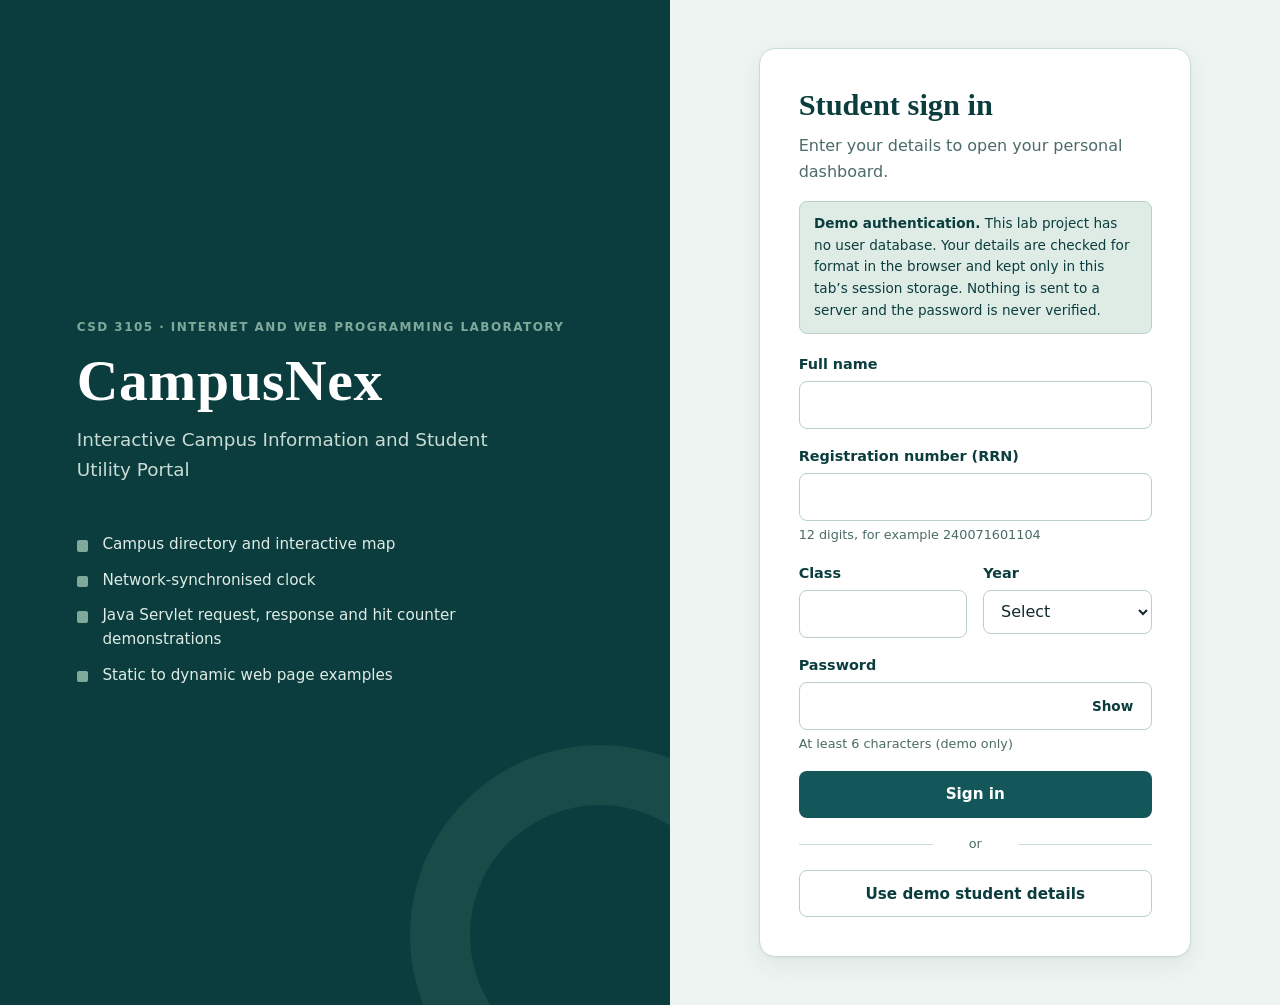
<file: index.html>
<!DOCTYPE html>
<html lang="en">
<head>
  <meta charset="utf-8">
  <meta name="viewport" content="width=device-width, initial-scale=1">
  <title>Sign in | CampusNex</title>
  <meta name="description" content="CampusNex is an interactive campus information and student utility portal built for the CSD 3105 Internet and Web Programming Laboratory.">
  <link rel="icon" href="assets/favicon.svg" type="image/svg+xml">
  <link rel="stylesheet" href="style.css">
</head>
<body data-page="login">
  <a class="skip-link" href="#login-form">Skip to sign in</a>
  <div class="login-shell">
    <section class="login-brand" aria-labelledby="brand-title">
      <p class="eyebrow">CSD 3105 &middot; Internet and Web Programming Laboratory</p>
      <h1 id="brand-title">CampusNex</h1>
      <p class="tagline">Interactive Campus Information and Student Utility Portal</p>
      <ul class="brand-list">
        <li>Campus directory and interactive map</li>
        <li>Network-synchronised clock</li>
        <li>Java Servlet request, response and hit counter demonstrations</li>
        <li>Static to dynamic web page examples</li>
      </ul>
    </section>

    <div class="login-panel">
      <main class="login-card">
        <h2 id="login-title">Student sign in</h2>
        <p class="muted">Enter your details to open your personal dashboard.</p>

        <div class="notice" role="note">
          <strong>Demo authentication.</strong> This lab project has no user database. Your details are
          checked for format in the browser and kept only in this tab&rsquo;s session storage. Nothing is sent to a server
          and the password is never verified.
        </div>

        <div id="resumeBanner" class="notice" hidden>
          You are already signed in as <strong id="resumeName"></strong>.
          <a href="dashboard.html">Continue to dashboard</a>
        </div>

        <div id="formError" class="notice error form-error" role="alert"></div>

        <form id="login-form" novalidate aria-labelledby="login-title">
          <div class="field">
            <label for="studentName">Full name</label>
            <input id="studentName" name="studentName" type="text" autocomplete="name" maxlength="60" required aria-describedby="studentName-error">
            <p class="field-error" id="studentName-error"></p>
          </div>
          <div class="field">
            <label for="rrn">Registration number (RRN)</label>
            <input id="rrn" name="rrn" type="text" inputmode="numeric" maxlength="12" autocomplete="off" required aria-describedby="rrn-hint rrn-error">
            <p class="field-hint" id="rrn-hint">12 digits, for example 240071601104</p>
            <p class="field-error" id="rrn-error"></p>
          </div>
          <div class="field-row">
            <div class="field">
              <label for="className">Class</label>
              <input id="className" name="className" type="text" maxlength="20" required aria-describedby="className-error">
              <p class="field-error" id="className-error"></p>
            </div>
            <div class="field">
              <label for="year">Year</label>
              <select id="year" name="year" required aria-describedby="year-error">
                <option value="">Select</option>
                <option>1st Year</option>
                <option>2nd Year</option>
                <option>3rd Year</option>
                <option>4th Year</option>
              </select>
              <p class="field-error" id="year-error"></p>
            </div>
          </div>
          <div class="field">
            <label for="password">Password</label>
            <div class="input-group">
              <input id="password" name="password" type="password" autocomplete="current-password" minlength="6" required aria-describedby="password-hint password-error">
              <button type="button" class="btn btn-ghost btn-sm" id="togglePassword" aria-controls="password" aria-pressed="false">Show</button>
            </div>
            <p class="field-hint" id="password-hint">At least 6 characters (demo only)</p>
            <p class="field-error" id="password-error"></p>
          </div>
          <button type="submit" class="btn btn-block">Sign in</button>
          <p class="divider">or</p>
          <button type="button" class="btn btn-secondary btn-block" id="fillDemo">Use demo student details</button>
        </form>
      </main>
    </div>
  </div>
  <script src="config.js"></script>
  <script src="script.js"></script>
</body>
</html>
</file>
<file: style.css>
/* CampusNex - shared stylesheet (laboratory experiment 2: external CSS)
   Palette: deep teal, white, muted green. No external fonts or libraries. */

:root {
  --teal-900: #0b3d3e;
  --teal-700: #14575a;
  --teal-500: #2b7a78;
  --green-500: #7fa99b;
  --green-300: #b8d0c5;
  --green-100: #dfece5;
  --mist: #eef4f1;
  --white: #ffffff;
  --ink: #12292b;
  --ink-soft: #4b6b66;
  --line: #c9dcd3;
  --danger: #a33b3b;
  --danger-bg: #f8e9e9;
  --ok: #1f6b4f;
  --warn: #8a6a1c;
  --radius: 12px;
  --shadow: 0 1px 2px rgba(11, 61, 62, .06), 0 8px 24px rgba(11, 61, 62, .07);
  --font: "Segoe UI", system-ui, -apple-system, "Helvetica Neue", Arial, sans-serif;
  --font-head: Georgia, "Times New Roman", serif;
  --mono: ui-monospace, "Cascadia Mono", Consolas, Menlo, monospace;
  --ease: cubic-bezier(.2, .7, .2, 1);
}

*, *::before, *::after { box-sizing: border-box; }
html { scroll-behavior: smooth; scroll-padding-top: 5.5rem; }
body {
  margin: 0;
  font-family: var(--font);
  font-size: 1rem;
  line-height: 1.6;
  color: var(--ink);
  background: var(--mist);
  -webkit-font-smoothing: antialiased;
}
h1, h2, h3, h4 { font-family: var(--font-head); color: var(--teal-900); line-height: 1.2; margin: 0 0 .6rem; font-weight: 600; }
h1 { font-size: clamp(1.9rem, 4vw, 2.6rem); }
h2 { font-size: clamp(1.5rem, 3vw, 1.9rem); }
h3 { font-size: 1.2rem; }
h4 { font-size: 1.05rem; }
p { margin: 0 0 1rem; }
a { color: var(--teal-700); text-underline-offset: 3px; }
a:hover { color: var(--teal-900); }
code, pre, kbd { font-family: var(--mono); font-size: .88em; }
code { background: var(--green-100); padding: .08em .38em; border-radius: 4px; }
img { max-width: 100%; display: block; }
:focus-visible { outline: 3px solid var(--teal-500); outline-offset: 2px; border-radius: 4px; }
.sr-only { position: absolute; width: 1px; height: 1px; margin: -1px; overflow: hidden; clip: rect(0 0 0 0); white-space: nowrap; }
.skip-link { position: absolute; left: -999px; top: .5rem; background: var(--teal-900); color: #fff; padding: .5rem 1rem; border-radius: 6px; z-index: 100; }
.skip-link:focus { left: .5rem; }
.eyebrow { text-transform: uppercase; letter-spacing: .12em; font-size: .75rem; font-weight: 600; color: var(--green-500); margin-bottom: .6rem; }
.fine { font-size: .85rem; color: var(--ink-soft); }
.muted { color: var(--ink-soft); }

/* ---------- Buttons ---------- */
.btn {
  display: inline-flex; align-items: center; justify-content: center; gap: .5rem;
  font: inherit; font-weight: 600; font-size: .95rem;
  padding: .65rem 1.2rem; border-radius: 8px; border: 1px solid transparent;
  background: var(--teal-700); color: #fff; cursor: pointer; text-decoration: none;
  transition: background .2s var(--ease), transform .2s var(--ease), box-shadow .2s var(--ease), border-color .2s var(--ease);
}
.btn:hover { background: var(--teal-900); color: #fff; transform: translateY(-1px); box-shadow: 0 6px 14px rgba(11, 61, 62, .18); }
.btn:active { transform: translateY(0); box-shadow: none; }
.btn[disabled] { opacity: .55; cursor: not-allowed; transform: none; box-shadow: none; }
.btn-secondary { background: var(--white); color: var(--teal-900); border-color: var(--green-300); }
.btn-secondary:hover { background: var(--green-100); color: var(--teal-900); border-color: var(--green-500); }
.btn-ghost { background: transparent; color: var(--teal-900); border-color: transparent; }
.btn-ghost:hover { background: var(--green-100); color: var(--teal-900); box-shadow: none; }
.btn-sm { padding: .4rem .8rem; font-size: .85rem; }
.btn-row { display: flex; flex-wrap: wrap; gap: .6rem; margin-top: .8rem; }

/* ---------- Forms ---------- */
.field { margin-bottom: 1rem; }
.field label { display: block; font-weight: 600; font-size: .9rem; margin-bottom: .3rem; color: var(--teal-900); }
.field input, .field select, .field textarea {
  width: 100%; font: inherit; color: var(--ink); background: var(--white);
  padding: .65rem .8rem; border: 1px solid var(--green-300); border-radius: 8px;
  transition: border-color .2s var(--ease), box-shadow .2s var(--ease);
}
.field textarea { resize: vertical; min-height: 4.5rem; }
.field input:hover, .field select:hover, .field textarea:hover { border-color: var(--green-500); }
.field input:focus, .field select:focus, .field textarea:focus { outline: none; border-color: var(--teal-500); box-shadow: 0 0 0 3px rgba(43, 122, 120, .2); }
.field input[aria-invalid="true"], .field select[aria-invalid="true"] { border-color: var(--danger); background: #fffafa; }
.field-error { color: var(--danger); font-size: .82rem; margin: .3rem 0 0; min-height: 0; }
.field-error:empty { display: none; }
.field-hint { font-size: .8rem; color: var(--ink-soft); margin: .25rem 0 0; }
.field-row { display: grid; grid-template-columns: 1fr 1fr; gap: 1rem; }
.input-group { position: relative; }
.input-group .btn { position: absolute; right: .3rem; top: 50%; transform: translateY(-50%); }
.input-group .btn:hover { transform: translateY(-50%); }
.input-group input { padding-right: 4.5rem; }

/* ---------- Login page ---------- */
.login-shell { min-height: 100vh; display: grid; grid-template-columns: 1.1fr 1fr; }
.login-brand {
  background: var(--teal-900); color: #dfece5; padding: clamp(2rem, 6vw, 5rem);
  display: flex; flex-direction: column; justify-content: center; position: relative; overflow: hidden;
}
.login-brand::after {
  content: ""; position: absolute; right: -120px; bottom: -120px; width: 380px; height: 380px; border-radius: 50%;
  border: 60px solid rgba(127, 169, 155, .12);
}
.login-brand h1 { color: #fff; font-size: clamp(2.4rem, 5vw, 3.6rem); letter-spacing: .01em; }
.login-brand .tagline { font-size: 1.15rem; max-width: 28rem; color: #c9dcd3; }
.brand-list { list-style: none; padding: 0; margin: 2rem 0 0; display: grid; gap: .7rem; max-width: 28rem; position: relative; z-index: 1; }
.brand-list li { padding-left: 1.6rem; position: relative; color: #dfece5; font-size: .95rem; }
.brand-list li::before { content: ""; position: absolute; left: 0; top: .55em; width: .7rem; height: .7rem; border-radius: 2px; background: var(--green-500); }
.login-panel { display: grid; place-items: center; padding: clamp(1.5rem, 5vw, 3rem); }
.login-card {
  width: 100%; max-width: 27rem; background: var(--white); border: 1px solid var(--line);
  border-radius: 16px; padding: clamp(1.5rem, 4vw, 2.4rem); box-shadow: var(--shadow);
  animation: rise .6s var(--ease) both;
}
.notice {
  background: var(--green-100); border: 1px solid var(--green-300); border-radius: 8px;
  padding: .7rem .9rem; font-size: .85rem; color: var(--teal-900); margin-bottom: 1.2rem;
}
.notice strong { font-weight: 700; }
.notice.error { background: var(--danger-bg); border-color: #e3bcbc; color: var(--danger); }
.form-error { margin-bottom: 1rem; }
.form-error:empty { display: none; }
.divider { text-align: center; color: var(--ink-soft); font-size: .8rem; margin: 1rem 0; position: relative; }
.divider::before, .divider::after { content: ""; position: absolute; top: 50%; width: 38%; height: 1px; background: var(--line); }
.divider::before { left: 0; } .divider::after { right: 0; }
.btn-block { width: 100%; }

/* ---------- Portal header ---------- */
.site-header { position: sticky; top: 0; z-index: 50; background: rgba(255, 255, 255, .94); backdrop-filter: blur(8px); border-bottom: 1px solid var(--line); }
.header-inner { max-width: 1180px; margin: 0 auto; padding: .7rem 1.25rem; display: flex; align-items: center; gap: 1rem; }
.brand { display: flex; align-items: center; gap: .6rem; font-family: var(--font-head); font-weight: 700; color: var(--teal-900); font-size: 1.25rem; text-decoration: none; }
.brand-mark { width: 2rem; height: 2rem; border-radius: 8px; background: var(--teal-900); color: var(--green-300); display: grid; place-items: center; font-size: 1rem; font-family: var(--font); font-weight: 700; }
.main-nav { margin-left: auto; }
.main-nav ul { list-style: none; display: flex; gap: .2rem; margin: 0; padding: 0; }
.main-nav a { display: block; padding: .45rem .8rem; border-radius: 8px; text-decoration: none; font-size: .92rem; font-weight: 500; color: var(--ink-soft); transition: background .2s var(--ease), color .2s var(--ease); }
.main-nav a:hover { background: var(--green-100); color: var(--teal-900); }
.main-nav a.is-active { background: var(--teal-900); color: #fff; }
.header-actions { display: flex; align-items: center; gap: .6rem; }
.status-chip { display: inline-flex; align-items: center; gap: .4rem; font-size: .78rem; font-weight: 600; padding: .25rem .65rem; border-radius: 999px; background: var(--green-100); color: var(--teal-900); border: 1px solid var(--green-300); white-space: nowrap; }
.status-chip::before { content: ""; width: .5rem; height: .5rem; border-radius: 50%; background: var(--green-500); }
.status-chip[data-state="ok"]::before { background: #2f9e6f; }
.status-chip[data-state="off"] { background: #f3ede0; border-color: #e0d3b2; color: var(--warn); }
.status-chip[data-state="off"]::before { background: #c79b2c; }
.nav-toggle { display: none; }

/* ---------- Layout ---------- */
main { display: block; }
.section { max-width: 1180px; margin: 0 auto; padding: clamp(2.2rem, 5vw, 4rem) 1.25rem 0; }
.section:last-of-type { padding-bottom: 4rem; }
.section-head { margin-bottom: 1.6rem; max-width: 46rem; }
.section-head p { color: var(--ink-soft); font-size: 1.02rem; }
.grid { display: grid; gap: 1.2rem; }
.grid-3 { grid-template-columns: repeat(3, 1fr); }
.grid-2 { grid-template-columns: repeat(2, 1fr); }
.card { background: var(--white); border: 1px solid var(--line); border-radius: var(--radius); padding: 1.4rem; box-shadow: var(--shadow); transition: transform .25s var(--ease), box-shadow .25s var(--ease); }
.card.hoverable:hover { transform: translateY(-3px); box-shadow: 0 2px 4px rgba(11, 61, 62, .08), 0 14px 30px rgba(11, 61, 62, .12); }
.card h3 { font-size: 1.05rem; }
.card-label { font-family: var(--font); line-height: 1.3; font-size: .75rem; text-transform: uppercase; letter-spacing: .1em; color: var(--ink-soft); font-weight: 600; margin-bottom: .5rem; }
.card-dark { background: var(--teal-900); border-color: var(--teal-900); color: #dfece5; }
.card-dark h3, .card-dark .card-label { color: #b8d0c5; }
.card-dark .big-value { color: #fff; }
.big-value { font-family: var(--font-head); font-size: 2.2rem; line-height: 1.1; color: var(--teal-900); font-variant-numeric: tabular-nums; }
.stat-line { font-size: .85rem; color: var(--ink-soft); margin-top: .5rem; }
.card-dark .stat-line { color: #b8d0c5; }
.profile { display: flex; gap: 1rem; align-items: center; margin-bottom: 1rem; }
.avatar { width: 3.4rem; height: 3.4rem; border-radius: 50%; background: var(--teal-900); color: var(--green-300); font-family: var(--font-head); font-size: 1.3rem; display: grid; place-items: center; flex: none; }
.profile h3 { font-size: 1.35rem; margin: 0; }
.kv { display: grid; grid-template-columns: auto 1fr; gap: .35rem 1rem; margin: 0; font-size: .92rem; }
.kv dt { color: var(--ink-soft); }
.kv dd { margin: 0; font-weight: 600; word-break: break-word; }
.quick-links { list-style: none; padding: 0; margin: 0; display: grid; gap: .5rem; }
.quick-links a { display: flex; justify-content: space-between; padding: .55rem .8rem; border: 1px solid var(--line); border-radius: 8px; text-decoration: none; font-weight: 500; transition: background .2s var(--ease), border-color .2s var(--ease), padding .2s var(--ease); }
.quick-links a::after { content: "\2192"; color: var(--green-500); }
.quick-links a:hover { background: var(--green-100); border-color: var(--green-500); padding-left: 1rem; }
.hero { background: var(--teal-900); color: #dfece5; border-radius: 16px; padding: clamp(1.6rem, 4vw, 2.6rem); margin-bottom: 1.2rem; position: relative; overflow: hidden; }
.hero h1 { color: #fff; margin-bottom: .4rem; font-size: clamp(1.7rem, 3.6vw, 2.3rem); }
.hero p { color: #c9dcd3; margin: 0; max-width: 42rem; }
.hero::after { content: ""; position: absolute; right: -80px; top: -80px; width: 260px; height: 260px; border-radius: 50%; border: 44px solid rgba(127, 169, 155, .14); }

/* ---------- Clock ---------- */
.clock-time { font-family: var(--font-head); font-size: clamp(2.2rem, 5vw, 3rem); font-variant-numeric: tabular-nums; color: #fff; line-height: 1.05; }
.clock-date { color: #b8d0c5; margin-bottom: .8rem; }
.clock-source { display: inline-block; font-size: .78rem; font-weight: 600; padding: .2rem .6rem; border-radius: 999px; background: rgba(127, 169, 155, .22); color: #dfece5; margin-bottom: .4rem; }
.clock-source[data-kind="ntp"] { background: #2f9e6f; color: #fff; }
.clock-source[data-kind="local"] { background: #c79b2c; color: #1b1500; }
.clock-meta { font-size: .8rem; color: #b8d0c5; font-variant-numeric: tabular-nums; }
.card-dark .btn-secondary { background: transparent; color: #dfece5; border-color: rgba(184, 208, 197, .5); }
.card-dark .btn-secondary:hover { background: rgba(255, 255, 255, .1); }

/* ---------- Slideshow ---------- */
.slideshow { position: relative; border-radius: 16px; overflow: hidden; background: var(--teal-900); box-shadow: var(--shadow); aspect-ratio: 2 / 1; max-height: 560px; width: 100%; }
.slide { position: absolute; inset: 0; margin: 0; opacity: 0; visibility: hidden; transition: opacity .8s var(--ease), visibility .8s; }
.slide.is-active { opacity: 1; visibility: visible; }
.slide img { width: 100%; height: 100%; object-fit: cover; }
.slide figcaption { position: absolute; left: 0; right: 0; bottom: 0; padding: 2.5rem 1.5rem 3.6rem; color: #fff; background: linear-gradient(to top, rgba(11, 61, 62, .88), rgba(11, 61, 62, 0)); }
.slide figcaption strong { display: block; font-family: var(--font-head); font-size: 1.35rem; }
.slide figcaption span { font-size: .92rem; color: #dfece5; }
.slide-btn { position: absolute; top: 50%; transform: translateY(-50%); width: 2.8rem; height: 2.8rem; border-radius: 50%; border: 1px solid rgba(255, 255, 255, .5); background: rgba(11, 61, 62, .55); color: #fff; font-size: 1.2rem; cursor: pointer; transition: background .2s var(--ease), transform .2s var(--ease); display: grid; place-items: center; z-index: 2; }
.slide-btn:hover { background: var(--teal-900); }
.slide-btn.prev { left: 1rem; } .slide-btn.next { right: 1rem; }
.slide-controls { position: absolute; left: 0; right: 0; bottom: 1rem; display: flex; justify-content: center; align-items: center; gap: .7rem; z-index: 2; }
.dots { display: flex; gap: .5rem; }
.dot { width: .75rem; height: .75rem; padding: 0; border-radius: 50%; border: 1.5px solid #fff; background: transparent; cursor: pointer; transition: background .2s var(--ease), transform .2s var(--ease); }
.dot:hover { transform: scale(1.25); }
.dot[aria-current="true"] { background: #fff; }
.play-toggle { border: 1px solid rgba(255, 255, 255, .6); background: rgba(11, 61, 62, .55); color: #fff; font: inherit; font-size: .75rem; font-weight: 600; padding: .2rem .7rem; border-radius: 999px; cursor: pointer; }
.play-toggle:hover { background: var(--teal-900); }
.progress { position: absolute; left: 0; bottom: 0; height: 3px; background: var(--green-300); width: 0; z-index: 2; }
.progress.run { animation: fill var(--slide-ms, 4500ms) linear forwards; }

/* ---------- Map ---------- */
.map-layout { display: grid; grid-template-columns: 1.6fr 1fr; gap: 1.2rem; align-items: start; }
.map-canvas { position: relative; border-radius: var(--radius); overflow: hidden; border: 1px solid var(--line); background: #dfece5; aspect-ratio: 800 / 520; box-shadow: var(--shadow); }
.map-canvas svg { position: absolute; inset: 0; width: 100%; height: 100%; }
.map-pin { position: absolute; left: var(--x); top: var(--y); transform: translate(-50%, -50%); display: flex; flex-direction: column; align-items: center; gap: .2rem; background: none; border: 0; padding: .25rem; cursor: pointer; font: inherit; }
.pin-dot { width: 1.15rem; height: 1.15rem; border-radius: 50%; background: var(--teal-700); border: 3px solid #fff; box-shadow: 0 2px 6px rgba(11, 61, 62, .4); transition: transform .2s var(--ease), background .2s var(--ease); }
.pin-label { font-size: .72rem; font-weight: 700; color: var(--teal-900); background: rgba(255, 255, 255, .92); padding: .05rem .45rem; border-radius: 4px; white-space: nowrap; box-shadow: 0 1px 3px rgba(11, 61, 62, .2); }
.map-pin:hover .pin-dot { transform: scale(1.25); }
.map-pin[aria-pressed="true"] .pin-dot { background: #c79b2c; transform: scale(1.45); animation: pulse 1.8s infinite; }
.map-pin[aria-pressed="true"] .pin-label { background: var(--teal-900); color: #fff; }
.chip-list { display: flex; flex-wrap: wrap; gap: .4rem; margin-bottom: 1rem; }
.chip { font: inherit; font-size: .82rem; font-weight: 500; padding: .3rem .8rem; border-radius: 999px; border: 1px solid var(--green-300); background: var(--white); color: var(--teal-900); cursor: pointer; transition: background .2s var(--ease), color .2s var(--ease); }
.chip:hover { background: var(--green-100); }
.chip[aria-pressed="true"] { background: var(--teal-900); color: #fff; border-color: var(--teal-900); }
.info-panel { position: sticky; top: 6rem; }
.info-panel .tag { display: inline-block; font-size: .72rem; font-weight: 700; text-transform: uppercase; letter-spacing: .08em; color: var(--teal-700); background: var(--green-100); padding: .15rem .6rem; border-radius: 999px; margin-bottom: .6rem; }
.info-panel h3 { font-size: 1.4rem; }

/* ---------- Directory table ---------- */
.toolbar { display: flex; flex-wrap: wrap; gap: .8rem; align-items: end; margin-bottom: 1rem; }
.toolbar .field { margin: 0; flex: 1 1 14rem; }
.table-wrap { overflow-x: auto; background: var(--white); border: 1px solid var(--line); border-radius: var(--radius); box-shadow: var(--shadow); }
table { border-collapse: collapse; width: 100%; font-size: .93rem; }
caption { text-align: left; padding: 1rem 1.1rem .4rem; font-family: var(--font-head); font-size: 1.1rem; color: var(--teal-900); font-weight: 600; caption-side: top; }
th, td { padding: .75rem 1.1rem; text-align: left; border-bottom: 1px solid var(--line); vertical-align: top; }
thead th { background: var(--teal-900); color: #fff; font-weight: 600; font-size: .8rem; text-transform: uppercase; letter-spacing: .06em; white-space: nowrap; }
tbody th { font-weight: 600; color: var(--teal-900); }
tbody tr { transition: background .2s var(--ease); }
tbody tr:hover { background: var(--mist); }
tbody tr.is-selected { background: var(--green-100); box-shadow: inset 4px 0 0 var(--teal-700); }
tfoot td { font-size: .82rem; color: var(--ink-soft); background: var(--mist); border-bottom: 0; }
.pill { display: inline-block; font-size: .75rem; font-weight: 600; padding: .1rem .6rem; border-radius: 999px; background: var(--green-100); color: var(--teal-900); }
td .btn { white-space: nowrap; }

/* ---------- Slideshow/labs panels ---------- */
.lab-grid { display: grid; gap: 1.2rem; grid-template-columns: repeat(2, 1fr); }
.lab-card { display: flex; flex-direction: column; }
.lab-card .lab-no { font-size: .72rem; font-weight: 700; text-transform: uppercase; letter-spacing: .1em; color: var(--green-500); margin-bottom: .3rem; }
.lab-card.wide { grid-column: 1 / -1; }
.console { background: #0f2526; color: #cfe6dc; border-radius: 8px; padding: .9rem 1rem; margin: .5rem 0 0; overflow: auto; max-height: 15rem; font-size: .8rem; line-height: 1.55; white-space: pre-wrap; word-break: break-word; border: 1px solid #1d4143; }
.console-label { font-size: .72rem; font-weight: 700; text-transform: uppercase; letter-spacing: .1em; color: var(--ink-soft); margin: .9rem 0 0; }
.compare { display: grid; grid-template-columns: 1fr 1fr; gap: 1rem; margin-top: .6rem; }
.compare > div { border: 1px dashed var(--green-500); border-radius: 8px; padding: 1rem; background: var(--mist); }
.compare .source { font-size: .72rem; font-weight: 700; text-transform: uppercase; letter-spacing: .08em; color: var(--teal-700); margin-bottom: .5rem; }
.servlet-fragment { border-left: 4px solid var(--teal-700); padding-left: .9rem; animation: rise .5s var(--ease) both; }
.servlet-fragment h4 { margin-bottom: .3rem; }
.servlet-fragment ul { margin: .4rem 0; padding-left: 1.1rem; }
.steps { padding-left: 1.2rem; margin: .4rem 0 0; }
.steps li { margin-bottom: .35rem; }
.counter-pair { display: grid; grid-template-columns: 1fr 1fr; gap: 1rem; margin: .6rem 0; }
.counter-pair > div { background: var(--mist); border: 1px solid var(--line); border-radius: 8px; padding: .8rem 1rem; }
.counter-pair .big-value { font-size: 2rem; }
.state-ok { color: var(--ok); font-weight: 600; }
.state-bad { color: var(--danger); font-weight: 600; }
.explain { border-left: 4px solid var(--green-500); background: var(--mist); padding: .8rem 1rem; border-radius: 0 8px 8px 0; font-size: .92rem; margin: .8rem 0; }

/* ---------- About / footer ---------- */
.about-grid { display: grid; grid-template-columns: 1.3fr 1fr; gap: 1.2rem; }
.tech-list { list-style: none; padding: 0; margin: 0; display: flex; flex-wrap: wrap; gap: .5rem; }
.tech-list li { background: var(--green-100); color: var(--teal-900); font-size: .85rem; font-weight: 600; padding: .25rem .8rem; border-radius: 999px; }
.site-footer { background: var(--teal-900); color: #b8d0c5; margin-top: 4rem; padding: 2rem 1.25rem; font-size: .88rem; }
.footer-inner { max-width: 1180px; margin: 0 auto; display: flex; flex-wrap: wrap; justify-content: space-between; gap: 1rem; }
.site-footer a { color: #dfece5; }

/* ---------- Animations ---------- */
@keyframes rise { from { opacity: 0; transform: translateY(14px); } to { opacity: 1; transform: none; } }
@keyframes fill { from { width: 0; } to { width: 100%; } }
@keyframes pulse { 0%, 100% { box-shadow: 0 0 0 0 rgba(199, 155, 44, .55); } 50% { box-shadow: 0 0 0 10px rgba(199, 155, 44, 0); } }
.reveal { opacity: 0; transform: translateY(16px); transition: opacity .6s var(--ease), transform .6s var(--ease); }
.reveal.is-visible { opacity: 1; transform: none; }

/* ---------- Responsive ---------- */
@media (max-width: 980px) {
  .grid-3 { grid-template-columns: 1fr 1fr; }
  .map-layout, .about-grid { grid-template-columns: 1fr; }
  .info-panel { position: static; }
}
@media (max-width: 820px) {
  .login-shell { grid-template-columns: 1fr; }
  .login-brand { padding: 2rem 1.5rem; }
  .brand-list { display: none; }
  .nav-toggle { display: inline-flex; margin-left: auto; }
  .main-nav { display: none; position: absolute; top: 100%; left: 0; right: 0; background: var(--white); border-bottom: 1px solid var(--line); padding: .6rem 1.25rem 1rem; margin: 0; }
  .main-nav.is-open { display: block; }
  .main-nav ul { flex-direction: column; }
  .header-actions .status-chip { display: none; }
  .lab-grid, .compare, .counter-pair { grid-template-columns: 1fr; }
}
@media (max-width: 640px) {
  .grid-3, .grid-2, .field-row { grid-template-columns: 1fr; }
  .pin-label { font-size: .6rem; padding: 0 .3rem; }
  .pin-dot { width: .9rem; height: .9rem; border-width: 2px; }
  .slideshow { aspect-ratio: 4 / 3; }
  .slide figcaption { padding: 1.6rem 1rem 3.4rem; }
  .slide figcaption strong { font-size: 1.1rem; }
  th, td { padding: .6rem .7rem; }
}
@media (prefers-reduced-motion: reduce) {
  *, *::before, *::after { animation-duration: .001ms !important; animation-iteration-count: 1 !important; transition-duration: .001ms !important; scroll-behavior: auto !important; }
  .reveal { opacity: 1; transform: none; }
}
@media print { .site-header, .slide-btn, .slide-controls { display: none; } }
</file>
